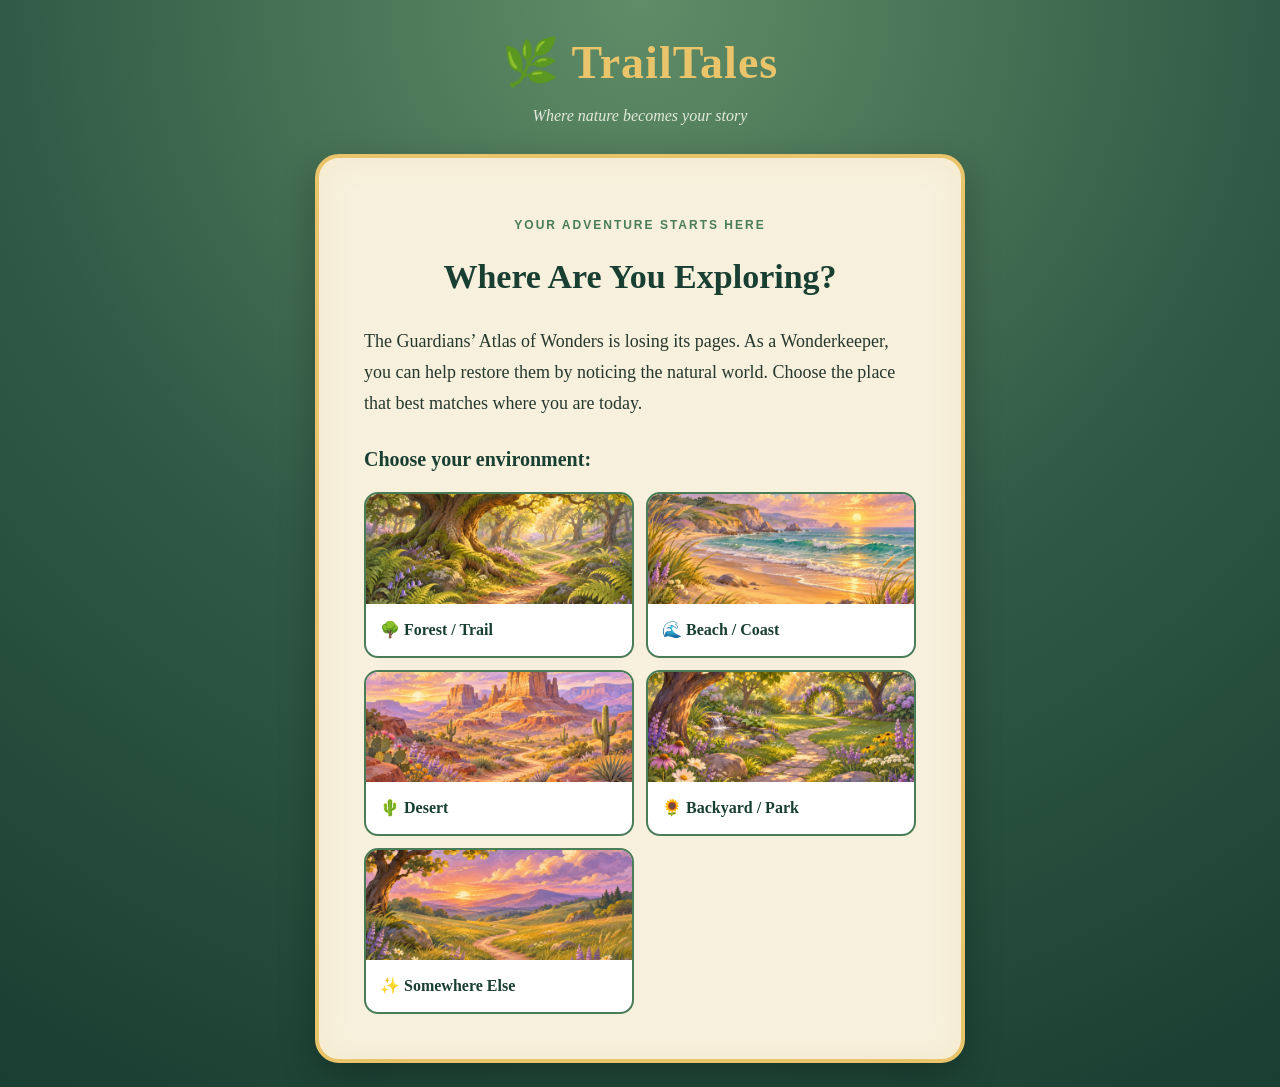
<file: index.html>
<!DOCTYPE html>
<html lang="en">
<head>
    <meta charset="UTF-8">
    <meta name="viewport"
          content="width=device-width, initial-scale=1.0">

    <title>TrailTales | Your Adventure Awaits</title>
    <link rel="stylesheet" href="style.css">
</head>

<body>
    <header class="game-header">
        <h1 class="game-logo">🌿 TrailTales</h1>
        <p class="tagline">Where nature becomes your story</p>
    </header>

    <main id="game">

        <div class="scene-art" hidden>
            <img id="scene-image" alt="">
        </div>

        <p id="progress-text" aria-live="polite"></p>
        <p id="save-status" hidden></p>

        <h2 id="scene-title" tabindex="-1"></h2>
        <p id="story-text"></p>

        <div id="question-container" hidden>
            <h3 id="question-text"></h3>
            <div id="choices"></div>
        </div>

        <div id="fact-container" hidden>
            <h3>🔍 Explorer Discovery!</h3>
            <p id="fact-text"></p>
        </div>

        <button id="continue-button" hidden>
            Continue Adventure →
        </button>

        <details id="explorer-journal" hidden>
            <summary>📓 Explorer Journal</summary>
            <p id="journal-empty">Your observations will appear here as you explore.</p>
            <ul id="journal-entries"></ul>
        </details>

    </main>

<!-- Optional educational lesson -->
<dialog id="learning-dialog" aria-labelledby="learning-title">
    <div class="lesson-header">
        <span>🌿 EXPLORER'S LIBRARY</span>
        <button
            id="close-lesson"
            type="button"
            aria-label="Close lesson"
        >✕</button>
    </div>

    <h2 id="learning-title" tabindex="-1"></h2>

    <div id="learning-content"></div>

    <div id="learning-visual"></div>
    <section id="curiosity-trail" aria-label="Keep wondering" hidden>
        <h3>Keep wondering</h3>
        <div id="related-lessons" class="lesson-actions"></div>
    </section>

    <div class="lesson-actions">
        <button id="previous-lesson" type="button" hidden>Back to previous lesson</button>
        <button id="learn-more" type="button">
            📖 Learn More
        </button>

        <button id="learning-challenge" type="button">
            🔍 Try It Outdoors
        </button>
    </div>
</dialog>


    <script src="quests/forest.js"></script>
    <script src="quests/discoveries.js"></script>
    <script src="script.js"></script>
</body>
</html>
</file>
<file: style.css>
/* =====================================
   TRAILTALES - STORYBOOK THEME
   ===================================== */

:root {
    --forest: #193e32;
    --moss: #497d58;
    --gold: #e9c46a;
    --parchment: #f7f0dc;
    --magic: #b8a3d6;
    --ink: #26382e;
}

* {
    box-sizing: border-box;
}

body {
    margin: 0;
    min-height: 100vh;
    padding: 24px 16px;

    font-family: Georgia, serif;
    color: var(--ink);
    line-height: 1.7;

    background:
        radial-gradient(
            circle at top,
            #608d67 0%,
            #315b46 50%,
            #193e32 100%
        );
}

/* HEADER */

.game-header {
    max-width: 650px;
    margin: 0 auto 25px;
    text-align: center;
    color: white;
}

.game-logo {
    margin: 0;
    font-size: clamp(30px, 6vw, 46px);
    font-weight: bold;
    color: var(--gold);
    letter-spacing: 1px;
}

.tagline {
    margin: 0 0 16px;
    font-style: italic;
    color: #e2eadc;
}

/* MAIN STORY CARD */

#game {
    max-width: 650px;
    margin: 0 auto;
    padding: clamp(24px, 5vw, 45px);

    background: var(--parchment);
    border: 4px solid var(--gold);
    border-radius: 24px;

    box-shadow:
        0 12px 35px rgba(0, 0, 0, 0.25),
        inset 0 0 30px rgba(233, 196, 106, 0.13);

    animation: appear 0.5s ease-out;
}

#scene-title {
    color: var(--forest);
    text-align: center;
    font-size: clamp(24px, 5vw, 34px);
    line-height: 1.25;
    margin-top: 0;
}

.scene-art {
    margin-bottom: 18px;
    overflow: hidden;
    border-radius: 18px;
    box-shadow: 0 8px 24px rgba(0, 0, 0, 0.15);
}

.scene-art img {
    display: block;
    width: 100%;
    height: clamp(180px, 46vw, 220px);
    object-fit: cover;
}

#choices .choice-card {
    padding: 0;
    overflow: hidden;
    min-width: 0;
    text-align: left;
}

.choice-card-image {
    display: block;
    width: 100%;
    height: 110px;
    object-fit: cover;
}

.choice-card-label {
    display: block;
    padding: 14px;
}

#story-text {
    white-space: pre-line;
    font-size: 18px;
    margin: 24px 0;
}

/* QUESTIONS */

#question-text {
    font-size: 20px;
    color: var(--forest);
    margin-bottom: 16px;
}

#choices {
    display: grid;
    grid-template-columns: 1fr 1fr;
    gap: 12px;
}

/* INTERACTIVE BUTTONS */

button {
    font-family: inherit;
    font-size: 16px;
    font-weight: bold;
    line-height: 1.4;

    padding: 15px 18px;
    min-height: 54px;

    border: 2px solid var(--moss);
    border-radius: 14px;

    color: var(--forest);
    background: #ffffff;

    cursor: pointer;

    transition:
        transform 0.15s ease,
        background-color 0.2s ease,
        box-shadow 0.2s ease;
}

button:hover {
    background: #e2efd9;
    transform: translateY(-2px);
    box-shadow: 0 5px 12px rgba(0,0,0,0.1);
}

button:focus-visible {
    outline: 3px solid #7f63be;
    outline-offset: 3px;
}

button:active {
    transform: scale(0.98);
}

/* DISCOVERY FACT CARD */

#fact-container {
    margin: 25px 0;
    padding: 22px;

    background: #e0ecdc;
    border-left: 5px solid var(--moss);
    border-radius: 14px;
}

#fact-container h3 {
    margin-top: 0;
    color: var(--forest);
}

#fact-text {
    margin-bottom: 0;
}

/* CONTINUE BUTTON */

#continue-button {
    display: block;
    width: 100%;
    margin-top: 24px;

    color: white;
    background: var(--forest);
    border-color: var(--forest);
}

#continue-button:hover {
    background: var(--moss);
}

/* HIDE INACTIVE SCENES */

[hidden] {
    display: none !important;
}

/* ANIMATION */

@keyframes appear {
    from {
        opacity: 0;
        transform: translateY(12px);
    }

    to {
        opacity: 1;
        transform: translateY(0);
    }
}

/* MOBILE */

@media (max-width: 480px) {
    #choices {
        grid-template-columns: 1fr;
    }

    #story-text {
        font-size: 17px;
    }

    #game {
        padding: 24px 20px;
    }
}

@media (prefers-reduced-motion: reduce) {
    *, *::before, *::after {
        animation: none !important;
        transition: none !important;
    }
}

/* ADVENTURE PROGRESS */

#progress-text {
    text-align: center;
    color: var(--moss);
    font-family: Arial, sans-serif;
    font-size: 12px;
    font-weight: bold;
    text-transform: uppercase;
    letter-spacing: 2px;
    margin-bottom: 20px;
}

#save-status {
    text-align: center;
    font-size: 14px;
}

#explorer-journal {
    margin-top: 24px;
    padding: 6px 16px;
    border: 1px solid var(--moss);
    border-radius: 14px;
}

#explorer-journal summary {
    align-content: center;
    min-height: 44px;
    cursor: pointer;
    color: var(--forest);
    font-weight: bold;
}

#journal-entries {
    padding-left: 24px;
}

#journal-entries li + li {
    margin-top: 12px;
}

/* ENVIRONMENT AND OBSERVATION CHOICES */

#choices button {
    min-height: 70px;
    line-height: 1.5;
}

#choices button:hover {
    border-color: var(--gold);
    background: #fff9e8;
}

/* =====================================
   TRAILTALES - DISCOVERY LIBRARY
   ===================================== */

.learning-term {
    display: inline;
    min-height: 0;
    padding: 0 3px;
    border: 0;
    border-bottom: 2px dashed #497d58;
    border-radius: 0;
    background: transparent;
    color: #246345;
    font: inherit;
    font-weight: bold;
    text-decoration: none;
}

.learning-term:hover {
    background: #d4e9cf;
    box-shadow: none;
    transform: none;
}

#learning-dialog {
    width: min(92vw, 520px);
    max-height: 85vh;
    overflow-y: auto;
    padding: 28px;
    border: 3px solid var(--gold);
    border-radius: 22px;
    background: var(--parchment);
    color: var(--ink);
    box-shadow: 0 20px 60px rgba(0,0,0,0.3);
}

#learning-dialog::backdrop {
    background: rgba(10, 30, 20, 0.75);
}

.lesson-header {
    display: flex;
    justify-content: space-between;
    align-items: center;
    gap: 16px;
    color: var(--moss);
    font: bold 12px Arial, sans-serif;
    letter-spacing: 1px;
}

#close-lesson {
    min-height: 44px;
    padding: 8px 14px;
}

#learning-title {
    color: var(--forest);
}

#learning-content {
    font-size: 17px;
    line-height: 1.7;
}

.lesson-actions {
    display: grid;
    gap: 10px;
    margin-top: 20px;
}

.lesson-diagram {
    margin: 18px 0;
    padding: 12px 16px;
    border-radius: 14px;
    background: #e1efd6;
}

.light-controls {
    display: flex;
    flex-wrap: wrap;
    gap: 8px;
}

.light-controls [aria-pressed="true"] {
    color: white;
    background: var(--forest);
}

.leaf-example {
    display: flex;
    justify-content: center;
    margin: 12px auto;
}

.leaf-example span {
    width: 42px;
    height: 95px;
    background: var(--moss);
    border-radius: 100% 0 0 100%;
}

.leaf-example span + span {
    border-left: 3px dashed var(--ink);
    border-radius: 0 100% 100% 0;
}
</file>
